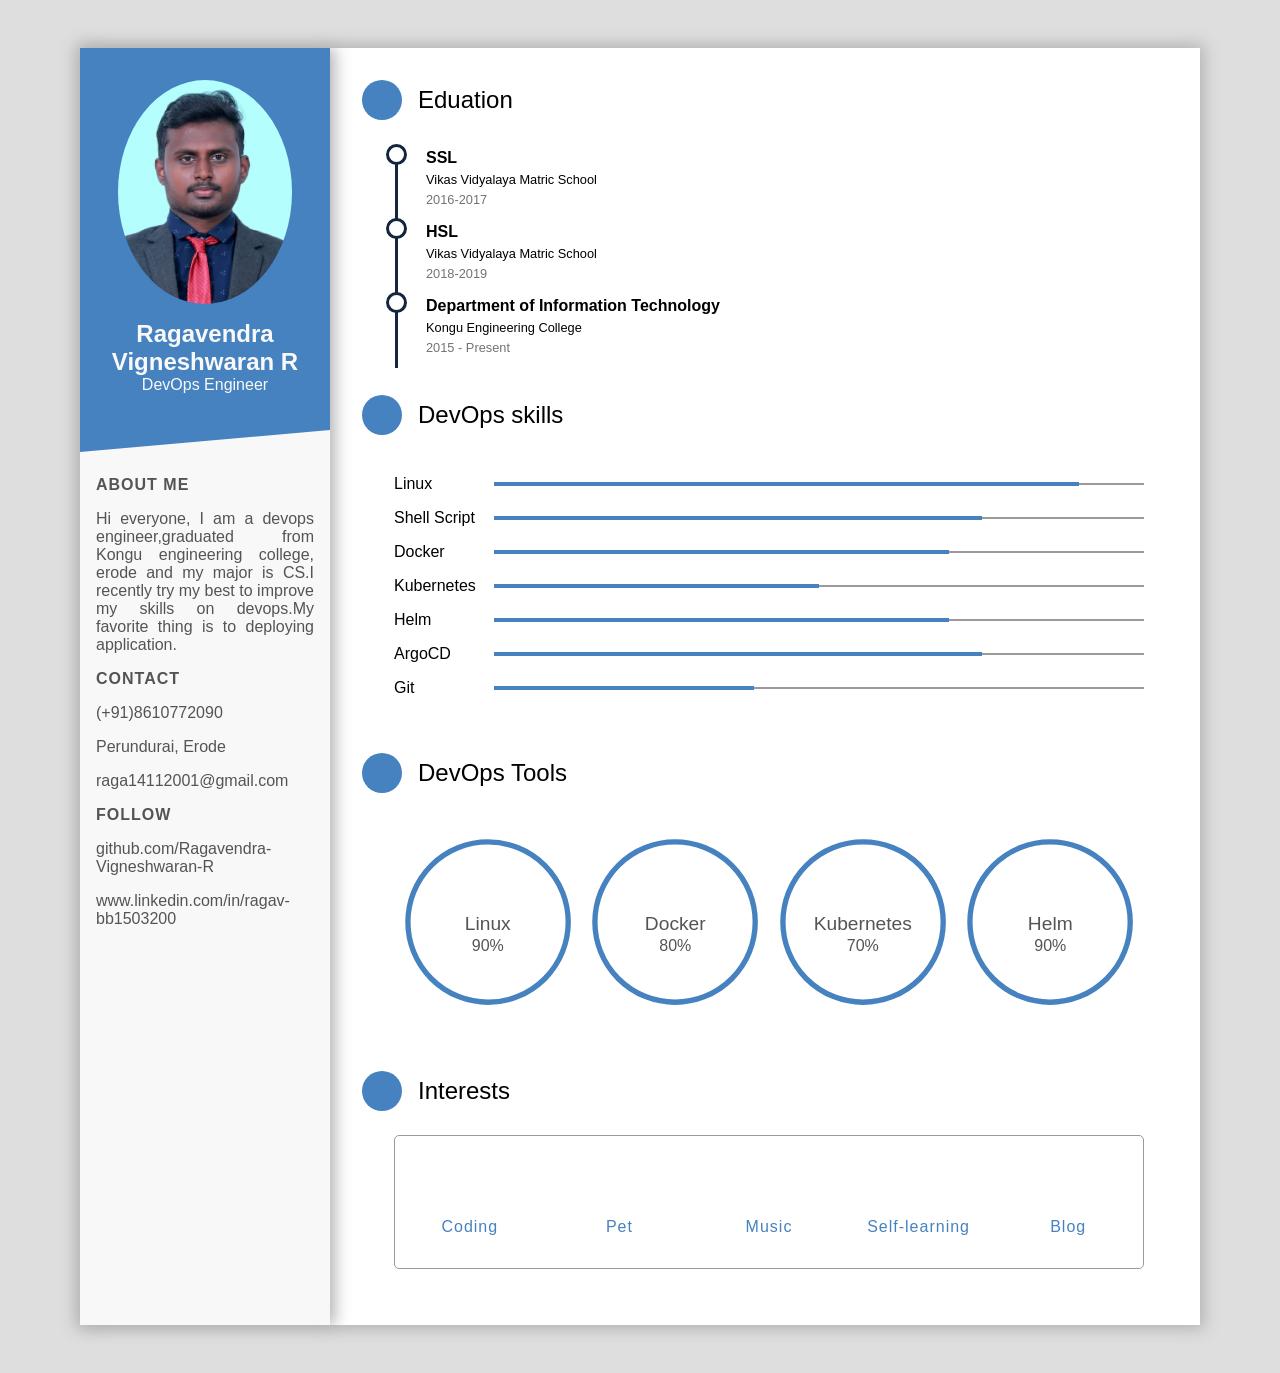
<file: Assignments/Team Leader - Ragavendra Vigneshwaran R/Assignment 1/index.html>
<html>
<head>
	<title>My Resume</title>
	<meta charset="utf-8">
	<meta name="viewport" content="width=device-width, initial-scale=1">
	<link rel="stylesheet" type="text/css" href="css/style.css">
</head>
<body>
	<div class="wrapper">
		<div class="intro">
		  <div class="profile">
			<div class="photo">
			  <img src="image/profile.jpeg">
			</div>
			<div class="bio">
			  <h1 class="name">Ragavendra Vigneshwaran R</h1>
			  <p class="profession">DevOps Engineer</p>
			</div>
		  </div>
		  <div class="intro-section about">
			<h1 class="title">about me</h1>
			<p class="paragraph">
			  Hi everyone, I am a devops engineer,graduated from Kongu engineering college, erode and my major is CS.I recently try my
			  best to improve my skills on devops.My favorite thing is to deploying application.
			</p>
		  </div>
		  <div class="intro-section contact">
			<h1 class="title">Contact</h1>
			<div class="info-section">
			  <i class="fas fa-phone"></i>
			  <span>(+91)8610772090</span>
			</div>
			<div class="info-section">
			  <i class="fas fa-map-marker-alt"></i>
			  <span>Perundurai, Erode</span>
			</div>
			<div class="info-section">
			  <i class="fas fa-paper-plane"></i>
			  <span>raga14112001@gmail.com</span>
			</div>
			<div class="info-section link">
			  <i class="fab fa-facebook"></i>
			  <a target="_blank" rel="author" href="https://www.facebook.com/profile.php?id=100006277752355">
				<span></span>
			  </a>
			</div>
		  </div>
		  <div class="intro-section follow">
			<h1 class="title">Follow</h1>
			<div class="info-section link">
			  <i class="fab fa-github"></i>
			  <a target="_blank" rel="author" href="https://github.com/chih-hsi-chen">
				<span>github.com/Ragavendra-Vigneshwaran-R</span>
			  </a>
			</div>
			<div class="info-section link">
			  <i class="fab fa-codepen"></i>
			  <a target="_blank" rel="author" href="https://codepen.io/chih-hsi-chen">
				<span>www.linkedin.com/in/ragav-bb1503200</span>
			  </a>
			</div>
			<div class="info-section link">
			  <i class="fab fa-medium"></i>
			  <a target="_blank" rel="author" href="https://medium.com/狗奴工程師">
				<span></span>
			  </a>
			</div>
		  </div>
		</div>
		<div class="detail">
		  <div class="detail-section edu">
			<div class="detail-title">
			  <div class="title-icon">
				<i class="fas fa-user-graduate"></i>
			  </div>
			  <span>Eduation</span>
			</div>
			<div class="detail-content">
				<div class="timeline-block">
					<h1>SSL</h1>
					<p>Vikas Vidyalaya Matric School</p>
					<time>2016-2017</time>
				  </div>
			  <div class="timeline-block">
				<h1>HSL</h1>
				<p>Vikas Vidyalaya Matric School</p>
				<time>2018-2019</time>
			  </div>
			  <div class="timeline-block">
				<h1>Department of Information Technology</h1>
				<p>Kongu Engineering College</p>
				<time>2015 - Present</time>
			  </div>
			</div>
		  </div>
		  <div class="detail-section pg-skill">
			<div class="detail-title">
			  <div class="title-icon">
				<i class="fas fa-laptop-code"></i>
			  </div>
			  <span>DevOps skills</span>
			</div>
			<div class="detail-content">
			  <ul class="pg-list">
				<li>
				  <span>Linux</span>
				  <div class="sb-skeleton">
					<div class="skillbar" style="--pgbar-length: 90%"></div>
				  </div>
				</li>
				<li>
				  <span>Shell Script</span>
				  <div class="sb-skeleton">
					<div class="skillbar" style="--pgbar-length: 75%"></div>
				  </div>
				</li>
				<li>
				  <span>Docker</span>
				  <div class="sb-skeleton">
					<div class="skillbar" style="--pgbar-length: 70%"></div>
				  </div>
				</li>
				<li>
				  <span>Kubernetes</span>
				  <div class="sb-skeleton">
					<div class="skillbar" style="--pgbar-length: 50%"></div>
				  </div>
				</li>
				<li>
				  <span>Helm</span>
				  <div class="sb-skeleton">
					<div class="skillbar" style="--pgbar-length: 70%"></div>
				  </div>
				</li>
				<li>
				  <span>ArgoCD</span>
				  <div class="sb-skeleton">
					<div class="skillbar" style="--pgbar-length: 75%"></div>
				  </div>
				</li>
				<li>
				  <span>Git</span>
				  <div class="sb-skeleton">
					<div class="skillbar" style="--pgbar-length: 40%"></div>
				  </div>
				</li>
			  </ul>
			</div>
		  </div>
		  <div class="detail-section tool-skill">
			<div class="detail-title">
			  <div class="title-icon">
				<i class="fas fa-tools"></i>
			  </div>
			  <span>DevOps Tools</span>
			</div>
			<div class="detail-content">
			  <ul class="tool-list">
				<li>
				  <svg viewbox="0 0 100 100">
					<circle cx="50" cy="50" r="45"></circle>
					<circle class="cbar" cx="50" cy="50" r="45" style="--percent: 0.6"></circle>
				  </svg>
				  <span class="tl-name">Linux</span>
				  <span class="tl-exp">90%</span>
				</li>
				<li>
				  <svg viewbox="0 0 100 100">
					<circle cx="50" cy="50" r="45"></circle>
					<circle class="cbar" cx="50" cy="50" r="45" style="--percent: 0.8"></circle>
				  </svg>
				  <span class="tl-name">Docker</span>
				  <span class="tl-exp">80%</span>
				</li>
				<li>
				  <svg viewbox="0 0 100 100">
					<circle cx="50" cy="50" r="45"></circle>
					<circle class="cbar" cx="50" cy="50" r="45" style="--percent: 0.7"></circle>
				  </svg>
				  <span class="tl-name">Kubernetes</span>
				  <span class="tl-exp">70%</span>
				</li>
				<li>
				  <svg viewbox="0 0 100 100">
					<circle cx="50" cy="50" r="45"></circle>
					<circle class="cbar" cx="50" cy="50" r="45" style="--percent: 0.74"></circle>
				  </svg>
				  <span class="tl-name">Helm</span>
				  <span class="tl-exp">90%</span>
				</li>
			  </ul>
			</div>
	  
		  </div>
		  <div class="detail-section interests">
			<div class="detail-title">
			  <div class="title-icon">
				<i class="fas fa-heart"></i>
			  </div>
			  <span>Interests</span>
			</div>
			<div class="detail-content">
			  <div class="outer-frame">
				<ul class="favor-list">
				  <li>
					<i class="fas fa-gamepad"></i>
					<span>Coding</span>
				  </li>
				  <li>
					<i class="fas fa-paw"></i>
					<span>Pet</span>
				  </li>
				  <li>
					<i class="far fa-headphones-alt"></i>
					<span>Music</span>
				  </li>
				  <li>
					<i class="fas fa-book-spells"></i>
					<span>Self-learning</span>
				  </li>
				  <li>
					<i class="fas fa-user-edit"></i>
					<span>Blog</span>
				  </li>
				</ul>
			  </div>
			</div>
		  </div>
		</div>
	  </div>
</body>
</html>
</file>
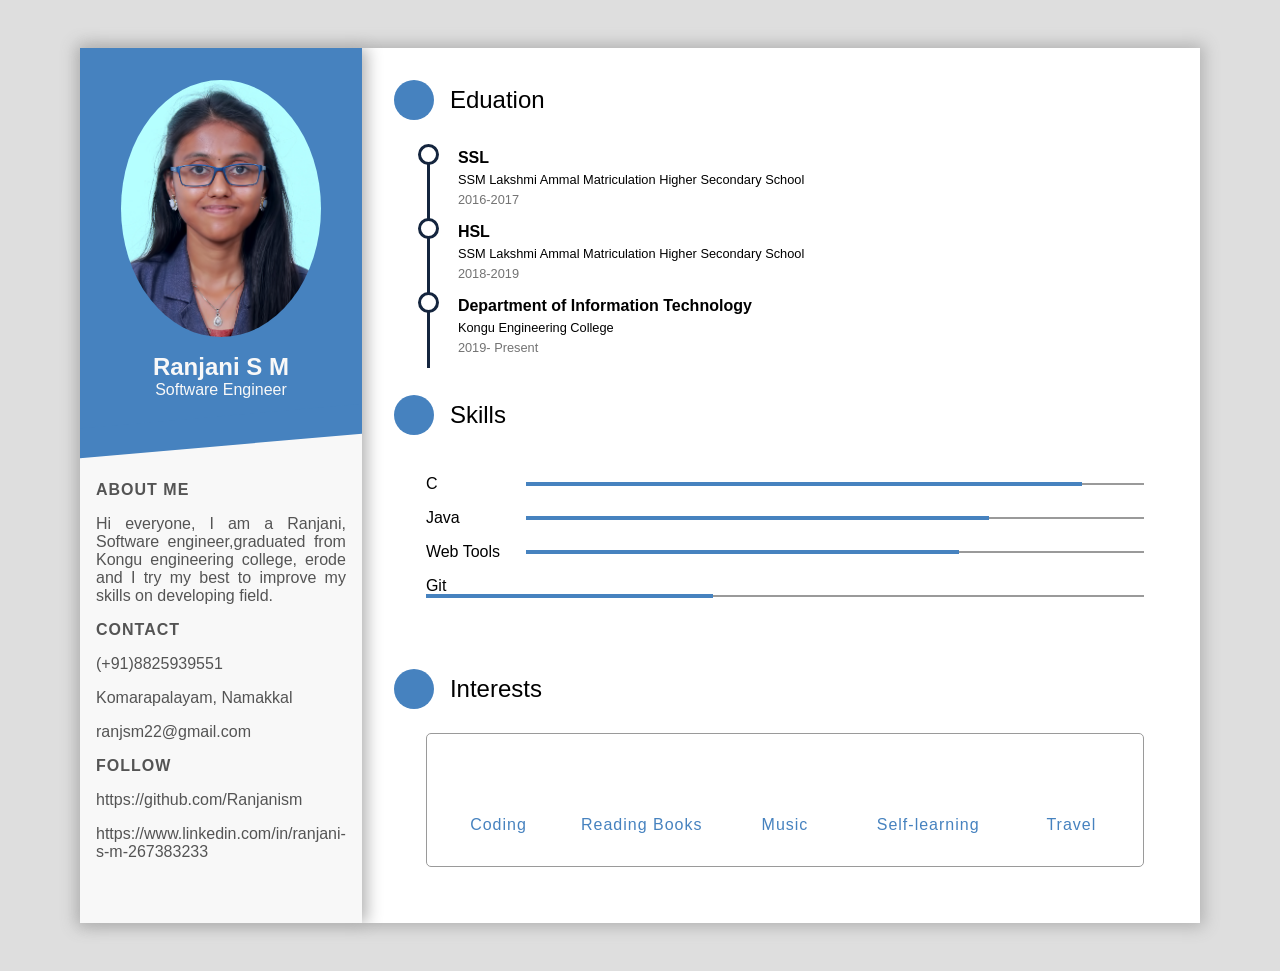
<file: Assignments/Team Member 1 - Ranjani S M/Assignment 1/index.html>
<html>
<head>
	<title>My Resume</title>
	<meta charset="utf-8">
	<meta name="viewport" content="width=device-width, initial-scale=1">
	<link rel="stylesheet" type="text/css" href="css/style.css">
</head>
<body>
	<div class="wrapper">
		<div class="intro">
		  <div class="profile">
			<div class="photo">
			  <img src="image/profile.jpg">
			</div>
			<div class="bio">
			  <h1 class="name">Ranjani S M</h1>
			  <p class="profession">Software Engineer</p>
			</div>
		  </div>
		  <div class="intro-section about">
			<h1 class="title">about me</h1>
			<p class="paragraph">
			  Hi everyone, I am a Ranjani, Software engineer,graduated from Kongu engineering college, erode and I try my
			  best to improve my skills on developing field.
			</p>
		  </div>
		  <div class="intro-section contact">
			<h1 class="title">Contact</h1>
			<div class="info-section">
			  <i class="fas fa-phone"></i>
			  <span>(+91)8825939551</span>
			</div>
			<div class="info-section">
			  <i class="fas fa-map-marker-alt"></i>
			  <span>Komarapalayam, Namakkal</span>
			</div>
			<div class="info-section">
			  <i class="fas fa-paper-plane"></i>
			  <span>ranjsm22@gmail.com</span>
			</div>
			<!-- <div class="info-section link">
			  <i class="fab fa-facebook"></i>
			  <a target="_blank" rel="author" href="https://www.facebook.com/profile.php?id=100006277752355">
				<span></span>
			  </a>
			</div> -->
		  </div>
		  <div class="intro-section follow">
			<h1 class="title">Follow</h1>
			<div class="info-section link">
			  <i class="fab fa-github"></i>
			  <a target="_blank" rel="author" href="https://github.com/Ranjanism">
				<span>https://github.com/Ranjanism</span>
			  </a>
			</div>
			<div class="info-section link">
			  <i class="fab fa-codepen"></i>
			  <a target="_blank" rel="author" href="https://www.linkedin.com/in/ranjani-s-m-267383233">
				<span>https://www.linkedin.com/in/ranjani-s-m-267383233</span>
			  </a>
			</div>
			<!-- <div class="info-section link">
			  <i class="fab fa-medium"></i>
			  <a target="_blank" rel="author" href="https://medium.com/狗奴工程師">
				<span></span>
			  </a>
			</div> -->
		  </div>
		</div>
		<div class="detail">
		  <div class="detail-section edu">
			<div class="detail-title">
			  <div class="title-icon">
				<i class="fas fa-user-graduate"></i>
			  </div>
			  <span>Eduation</span>
			</div>
			<div class="detail-content">
				<div class="timeline-block">
					<h1>SSL</h1>
					<p>SSM Lakshmi Ammal Matriculation Higher Secondary School</p>
					<time>2016-2017</time>
				  </div>
			  <div class="timeline-block">
				<h1>HSL</h1>
				<p>SSM Lakshmi Ammal Matriculation Higher Secondary School</p>
				<time>2018-2019</time>
			  </div>
			  <div class="timeline-block">
				<h1>Department of Information Technology</h1>
				<p>Kongu Engineering College</p>
				<time>2019- Present</time>
			  </div>
			</div>
		  </div>
		  <div class="detail-section pg-skill">
			<div class="detail-title">
			  <div class="title-icon">
				<i class="fas fa-laptop-code"></i>
			  </div>
			  <span>Skills </span>
			</div>
			<div class="detail-content">
			  <ul class="pg-list">
				<li>
				  <span>C</span>
				  <div class="sb-skeleton">
					<div class="skillbar" style="--pgbar-length: 90%"></div>
				  </div>
				</li>
				<li>
				  <span>Java</span>
				  <div class="sb-skeleton">
					<div class="skillbar" style="--pgbar-length: 75%"></div>
				  </div>
				</li>
				<li>
				  <span>Web Tools</span>
				  <div class="sb-skeleton">
					<div class="skillbar" style="--pgbar-length: 70%"></div>
				  </div>
				</li>
				  <span>Git</span>
				  <div class="sb-skeleton">
					<div class="skillbar" style="--pgbar-length: 40%"></div>
				  </div>
				</li>
			  </ul>
			</div>
		  </div>
		  <div class="detail-section tool-skill">
			<!-- <div class="detail-title">
			  <div class="title-icon">
				<i class="fas fa-tools"></i>
			  </div>
			  <span>DevOps Tools</span>
			</div>
			<div class="detail-content">
			  <ul class="tool-list">
				<li>
				  <svg viewbox="0 0 100 100">
					<circle cx="50" cy="50" r="45"></circle>
					<circle class="cbar" cx="50" cy="50" r="45" style="--percent: 0.6"></circle>
				  </svg>
				  <span class="tl-name">Linux</span>
				  <span class="tl-exp">90%</span>
				</li>
				<li>
				  <svg viewbox="0 0 100 100">
					<circle cx="50" cy="50" r="45"></circle>
					<circle class="cbar" cx="50" cy="50" r="45" style="--percent: 0.8"></circle>
				  </svg>
				  <span class="tl-name">Docker</span>
				  <span class="tl-exp">80%</span>
				</li>
				<li>
				  <svg viewbox="0 0 100 100">
					<circle cx="50" cy="50" r="45"></circle>
					<circle class="cbar" cx="50" cy="50" r="45" style="--percent: 0.7"></circle>
				  </svg>
				  <span class="tl-name">Kubernetes</span>
				  <span class="tl-exp">70%</span>
				</li>
				<li>
				  <svg viewbox="0 0 100 100">
					<circle cx="50" cy="50" r="45"></circle>
					<circle class="cbar" cx="50" cy="50" r="45" style="--percent: 0.74"></circle>
				  </svg>
				  <span class="tl-name">Helm</span>
				  <span class="tl-exp">90%</span>
				</li>
			  </ul>
			</div> -->
	  
		  </div>
		  <div class="detail-section interests">
			<div class="detail-title">
			  <div class="title-icon">
				<i class="fas fa-heart"></i>
			  </div>
			  <span>Interests</span>
			</div>
			<div class="detail-content">
			  <div class="outer-frame">
				<ul class="favor-list">
				  <li>
					<i class="fas fa-gamepad"></i>
					<span>Coding</span>
				  </li>
				  <li>
					<i class="fas fa-paw"></i>
					<span>Reading Books</span>
				  </li>
				  <li>
					<i class="far fa-headphones-alt"></i>
					<span>Music</span>
				  </li>
				  <li>
					<i class="fas fa-book-spells"></i>
					<span>Self-learning</span>
				  </li>
				  <li>
					<i class="fas fa-user-edit"></i>
					<span>Travel</span>
				  </li>
				</ul>
			  </div>
			</div>
		  </div>
		</div>
	  </div>
</body>
</html>
</file>
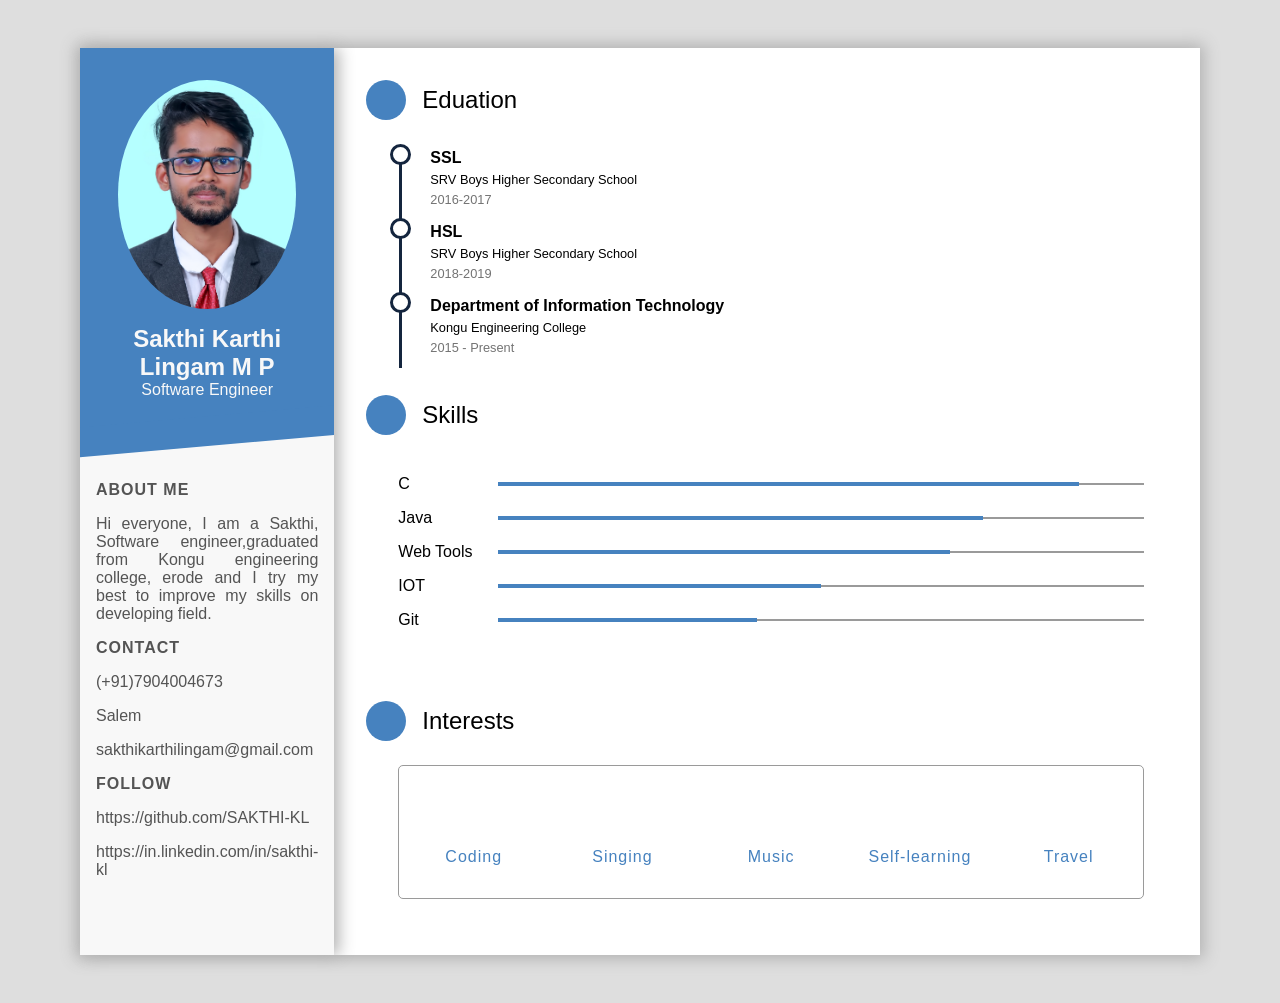
<file: Assignments/Team Member 3 - SakthiKarthi Lingam M P/Assignment 1/index.html>
<html>
<head>
	<title>My Resume</title>
	<meta charset="utf-8">
	<meta name="viewport" content="width=device-width, initial-scale=1">
	<link rel="stylesheet" type="text/css" href="css/style.css">
</head>
<body>
	<div class="wrapper">
		<div class="intro">
		  <div class="profile">
			<div class="photo">
			  <img src="image/profile.jpg">
			</div>
			<div class="bio">
			  <h1 class="name">Sakthi Karthi Lingam M P</h1>
			  <p class="profession">Software Engineer</p>
			</div>
		  </div>
		  <div class="intro-section about">
			<h1 class="title">about me</h1>
			<p class="paragraph">
			  Hi everyone, I am a Sakthi, Software engineer,graduated from Kongu engineering college, erode and I try my
			  best to improve my skills on developing field.
			</p>
		  </div>
		  <div class="intro-section contact">
			<h1 class="title">Contact</h1>
			<div class="info-section">
			  <i class="fas fa-phone"></i>
			  <span>(+91)7904004673</span>
			</div>
			<div class="info-section">
			  <i class="fas fa-map-marker-alt"></i>
			  <span>Salem</span>
			</div>
			<div class="info-section">
			  <i class="fas fa-paper-plane"></i>
			  <span>sakthikarthilingam@gmail.com</span>
			</div>
			<!-- <div class="info-section link">
			  <i class="fab fa-facebook"></i>
			  <a target="_blank" rel="author" href="https://www.facebook.com/profile.php?id=100006277752355">
				<span></span>
			  </a>
			</div> -->
		  </div>
		  <div class="intro-section follow">
			<h1 class="title">Follow</h1>
			<div class="info-section link">
			  <i class="fab fa-github"></i>
			  <a target="_blank" rel="author" href="https://github.com/SAKTHI-KL">
				<span>https://github.com/SAKTHI-KL</span>
			  </a>
			</div>
			<div class="info-section link">
			  <i class="fab fa-codepen"></i>
			  <a target="_blank" rel="author" href="https://in.linkedin.com/in/sakthi-kl">
				<span>https://in.linkedin.com/in/sakthi-kl</span>
			  </a>
			</div>
			<!-- <div class="info-section link">
			  <i class="fab fa-medium"></i>
			  <a target="_blank" rel="author" href="https://medium.com/狗奴工程師">
				<span></span>
			  </a>
			</div> -->
		  </div>
		</div>
		<div class="detail">
		  <div class="detail-section edu">
			<div class="detail-title">
			  <div class="title-icon">
				<i class="fas fa-user-graduate"></i>
			  </div>
			  <span>Eduation</span>
			</div>
			<div class="detail-content">
				<div class="timeline-block">
					<h1>SSL</h1>
					<p>SRV Boys Higher Secondary School</p>
					<time>2016-2017</time>
				  </div>
			  <div class="timeline-block">
				<h1>HSL</h1>
				<p>SRV Boys Higher Secondary School</p>
				<time>2018-2019</time>
			  </div>
			  <div class="timeline-block">
				<h1>Department of Information Technology</h1>
				<p>Kongu Engineering College</p>
				<time>2015 - Present</time>
			  </div>
			</div>
		  </div>
		  <div class="detail-section pg-skill">
			<div class="detail-title">
			  <div class="title-icon">
				<i class="fas fa-laptop-code"></i>
			  </div>
			  <span>Skills </span>
			</div>
			<div class="detail-content">
			  <ul class="pg-list">
				<li>
				  <span>C</span>
				  <div class="sb-skeleton">
					<div class="skillbar" style="--pgbar-length: 90%"></div>
				  </div>
				</li>
				<li>
				  <span>Java</span>
				  <div class="sb-skeleton">
					<div class="skillbar" style="--pgbar-length: 75%"></div>
				  </div>
				</li>
				<li>
				  <span>Web Tools</span>
				  <div class="sb-skeleton">
					<div class="skillbar" style="--pgbar-length: 70%"></div>
				  </div>
				</li>
				<li>
				  <span>IOT</span>
				  <div class="sb-skeleton">
					<div class="skillbar" style="--pgbar-length: 50%"></div>
				  </div>
				</li>
				<li>
				  <span>Git</span>
				  <div class="sb-skeleton">
					<div class="skillbar" style="--pgbar-length: 40%"></div>
				  </div>
				</li>
			  </ul>
			</div>
		  </div>
		  <div class="detail-section tool-skill">
			<!-- <div class="detail-title">
			  <div class="title-icon">
				<i class="fas fa-tools"></i>
			  </div>
			  <span>DevOps Tools</span>
			</div>
			<div class="detail-content">
			  <ul class="tool-list">
				<li>
				  <svg viewbox="0 0 100 100">
					<circle cx="50" cy="50" r="45"></circle>
					<circle class="cbar" cx="50" cy="50" r="45" style="--percent: 0.6"></circle>
				  </svg>
				  <span class="tl-name">Linux</span>
				  <span class="tl-exp">90%</span>
				</li>
				<li>
				  <svg viewbox="0 0 100 100">
					<circle cx="50" cy="50" r="45"></circle>
					<circle class="cbar" cx="50" cy="50" r="45" style="--percent: 0.8"></circle>
				  </svg>
				  <span class="tl-name">Docker</span>
				  <span class="tl-exp">80%</span>
				</li>
				<li>
				  <svg viewbox="0 0 100 100">
					<circle cx="50" cy="50" r="45"></circle>
					<circle class="cbar" cx="50" cy="50" r="45" style="--percent: 0.7"></circle>
				  </svg>
				  <span class="tl-name">Kubernetes</span>
				  <span class="tl-exp">70%</span>
				</li>
				<li>
				  <svg viewbox="0 0 100 100">
					<circle cx="50" cy="50" r="45"></circle>
					<circle class="cbar" cx="50" cy="50" r="45" style="--percent: 0.74"></circle>
				  </svg>
				  <span class="tl-name">Helm</span>
				  <span class="tl-exp">90%</span>
				</li>
			  </ul>
			</div> -->
	  
		  </div>
		  <div class="detail-section interests">
			<div class="detail-title">
			  <div class="title-icon">
				<i class="fas fa-heart"></i>
			  </div>
			  <span>Interests</span>
			</div>
			<div class="detail-content">
			  <div class="outer-frame">
				<ul class="favor-list">
				  <li>
					<i class="fas fa-gamepad"></i>
					<span>Coding</span>
				  </li>
				  <li>
					<i class="fas fa-paw"></i>
					<span>Singing</span>
				  </li>
				  <li>
					<i class="far fa-headphones-alt"></i>
					<span>Music</span>
				  </li>
				  <li>
					<i class="fas fa-book-spells"></i>
					<span>Self-learning</span>
				  </li>
				  <li>
					<i class="fas fa-user-edit"></i>
					<span>Travel</span>
				  </li>
				</ul>
			  </div>
			</div>
		  </div>
		</div>
	  </div>
</body>
</html>
</file>
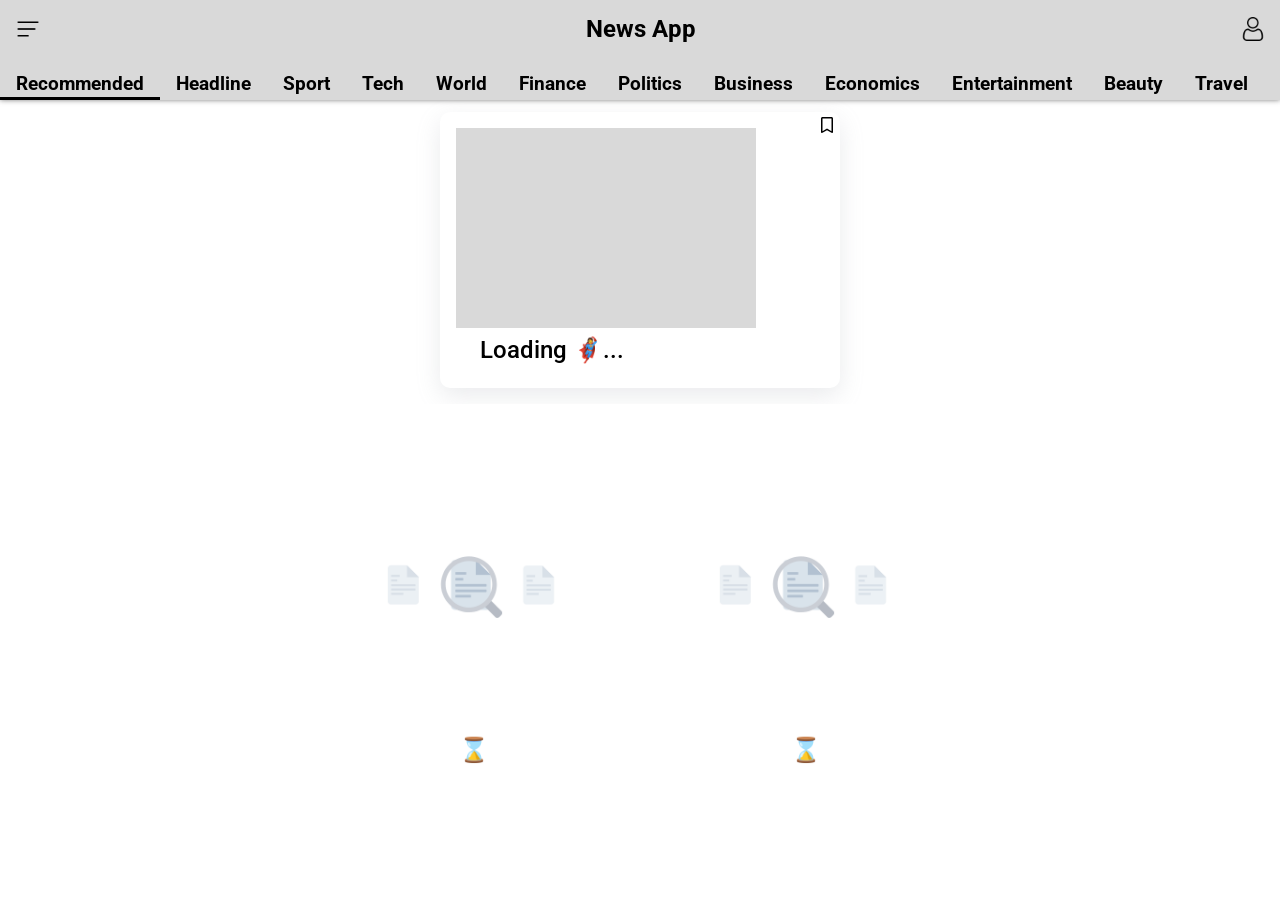
<file: Final Deliverables/frontend/pages/index.html>
<!DOCTYPE html>
<html lang="en">
  <head>
    <meta charset="UTF-8" />
    <meta http-equiv="X-UA-Compatible" content="IE=edge" />
    <meta name="viewport" content="width=device-width, initial-scale=1.0" />
    <link rel="stylesheet" href="../css/index.css" />
    <title>Document</title>
  </head>
  <body>
    <nav id="head_nav">
      <div class="title_container">
        <img id="ham_icon" src="../assets/hamburger 1.svg" alt="ham_icon" />
        <h1 id="app_name">News App</h1>
        <!-- <div class="search_container">
                <input type="text" 
                    id="search_box"
                    placeholder="Search for topics, locations and resources"
                >
            </div> -->
        <img id="user_icon" src="../assets/user 1.svg" alt="user_icon" />
        <div class="profile_div display_none">
          <a class="bookmarked_link" href="./bookmarks.html"
            ><h3 class="bookmarked">Bookmarks</h3></a
          >
          <h3 class="logout">Logout</h3>
        </div>
      </div>
      <div class="menu_container">
        <h3 class="nav_button selected_nav_item">Recommended</h3>
        <h3 class="nav_button">Headline</h3>
        <h3 class="nav_button">Sport</h3>
        <h3 class="nav_button">Tech</h3>
        <h3 class="nav_button">World</h3>
        <h3 class="nav_button">Finance</h3>
        <h3 class="nav_button">Politics</h3>
        <h3 class="nav_button">Business</h3>
        <h3 class="nav_button">Economics</h3>
        <h3 class="nav_button">Entertainment</h3>
        <h3 class="nav_button">Beauty</h3>
        <h3 class="nav_button">Travel</h3>
        <h3 class="nav_button">Music</h3>
        <h3 class="nav_button">Food</h3>
        <h3 class="nav_button">Science</h3>
        <h3 class="nav_button">Cricket</h3>
      </div>
    </nav>

    <section id="home">
      <div class="animation-container none">
        <img src="../assets/saving.gif" alt="">
        <h3>Saving...✅</h3>
      </div>
      <div class="horizontal_content">
        <div class="news_wrapper">
          <img class="bookmark" src="../assets/bookmark-regular.svg" alt="" />
          <a class="news_cont" href="./news.html">
            <div class="img_cont load">
            </div>
            <div class="news_content">
              <h2 class="news_heading">Loading 🦸‍♀️...</h2>
            </div>
          </a>
        </div>
      </div>
      <div class="vertical-wrapper">
        <div class="loading-cont">
          <img src="../assets/newspaper-spinner.gif" alt="">
          <h2>⌛️</h2>
        </div>
      </div>
    </section>
    <script src="../js/main.js"></script>
    <script src="../js/index.js" type="module"></script>
  </body>
</html>
</file>
<file: Assignments/Team Leader - Ragavendra Vigneshwaran R/Assignment 1/css/style.css>
:root {
	--color-gray-light-1: #f8f8f8;
	--color-gray-light-2: #e9e9e9;
	--color-gray-light-3: #dedede;
	--color-gray-dark-1: #545454;
	--color-gray-dark-2: #737373;
	--color-gray-dark-3: #9a9a9a;
	--color-blue-dark-1: #00387f;
	--color-tiffany: #00a6a6;
	--profile-theme: #4682bf;
	--timeline-circle-theme: #14253e;
	
	--pgbar-length: 100%;

	--MATH-PI: 3.1415px;
	--percent: 100;
}

html {
	font-size: 100%;
    font-family: 'PT Sans', sans-serif;


}

* {
	box-sizing: border-box;
}

body {
	margin: 0;
	padding: 3rem 1rem;
	min-height: 100vh;
	background-color: var(--color-gray-light-3);
}

.wrapper {
	margin: 0 auto;
	max-width: 70rem;
	background-color: var(--color-gray-light-2);
	display: flex;
	box-shadow: 0px 0px 15px 4px #b3b3b3;
}

.intro {
	flex: 0 0 250px;
	background-color: var(--color-gray-light-1);
	box-shadow: 5px 0px 15px 0px #b3b3b3;
	z-index: 5;
}
.profile {
	position: relative;
	background-color: var(--profile-theme);
	padding: 2rem 1rem;
	margin-bottom: 50px;
	text-align: center;
	user-select: none;
}
.profile::after {
	content: " ";
	position: absolute;
	left: 0;
	bottom: -15px;
	width: 100%;
	height: 30px;
	background-color: var(--profile-theme);
	transform: skewY(-5deg);
}
.photo img {
	width: 80%;
	border-radius: 50%;
}
.bio .name {
	font-size: 1.5rem;
	text-align: center;
	color: var(--color-gray-light-1);
	margin: 0;
	margin-top: 1rem;
}
.bio .profession {
	font-size: 1rem;
	text-align: center;
	color: var(--color-gray-light-1);
	margin: 0;
}

.intro-section {
	padding: 0 1rem;
	color: var(--color-gray-dark-1);
}
.intro-section .title {
	font-size: 1rem;
	font-weight: bold;
	text-transform: uppercase;
	letter-spacing: 1px;
}
.about .paragraph {
	text-align: justify;
}
.info-section {
	margin: 1rem 0;
}
.info-section span {
	position: relative;
	transition: all 0.3s;
}
.info-section i {
	color: var(--profile-theme);
	width: 20px;
	height: 20px;
}

.link a {
	text-decoration: none;
	color: inherit;
}

.link span::after {
	position: absolute;
	content: '';
	left: 50%;
	bottom: -3px;
	width: 0;
	height: 2px;
	background-color: var(--profile-theme);
	transition: width 0.3s;
	/*transition-timing-function: cubic-bezier(.64,.51,.16,.86);*/
	transition-timing-function: cubic-bezier(.92,.57,.33,1.02);
	transform: translate(-50%, 0);
}

.link span:hover {
	color: var(--profile-theme);
}
.link span:hover::after {
	width: 100%;
}

/* Detail section overall setting*/
.detail {
	flex: 1 0 0;
	background-color: white;
	padding: 2rem;
}
.detail:hover > .detail-section:not(:hover) {
	opacity: 0.3;
}
.detail-section {
	transition: all 0.3s;
}
.detail-section:not(:last-of-type) {
	padding-bottom: 1rem;
}
.detail-title {
	display: flex;
	align-items: center;
}
.detail-section > .detail-content {
	padding: 1.5rem;
	padding-left: 2rem;
	user-select: none;
}
.detail-section.edu > .detail-content {
	padding-left: calc(1.5rem + 10px);
}
.title-icon + span {
	font-size: 1.5rem;
	transition: all 0.3s;
}
.title-icon {
	display: inline-flex;
	justify-content: center;
	align-items: center;
	padding: 1rem;
	margin-right: 1rem;
	width: 2.5rem;
	height: 2.5rem;
	background-color: var(--profile-theme);
	border-radius: 50%;
	transition: all 0.3s;
}
.title-icon i {
	color: white;
	line-height: 1rem;
	font-size: 1rem;
	text-align: center;
}
.detail-section:hover .title-icon {
	transform: scale(1.5);
	margin-right: 1.5rem;
}
.detail-section:hover .title-icon + span {
	letter-spacing: 1.5px;
}

/* time line block in education section */
.timeline-block {
	position: relative;
	padding-left: 30px;
}
.timeline-block:not(:last-of-type) {
	margin-bottom: 1rem;	
}
.timeline-block h1 {
	font-size: 1rem;
	margin: 5px 0;
	transition: all 0.3s;
}
.timeline-block p {
	font-size: 0.8rem;
	margin: 5px 0;
}
.timeline-block time {
	font-size: 0.8rem;
	color: var(--color-gray-dark-2);
}
.timeline-block::before {
	position: absolute;
	content: '';
	width: 15px;
	height: 15px;
	background-color: white;
	border: 3px solid var(--timeline-circle-theme);
	border-radius: 50%;
	left: -10px;
	top: -5px;
}
.timeline-block::after {
	position: absolute;
	content: '';
	width: 3px;
	height: 100%;
	background-color: var(--timeline-circle-theme);
	left: -1px;
	top: 13px;
}
.timeline-block:hover h1 {
	color: var(--color-tiffany);
}
.timeline-block:hover::before {
	animation: circle 1.2s infinite;
}

/* Programming skills section */
.pg-list, .tool-list, .favor-list {
	padding: 0;
	list-style: none;
}
.pg-list > li {	
	margin: 1rem 0;
	display: flex;
	align-items: center;
}
.sb-skeleton {
	position: relative;
	flex: 1 0 auto;
	height: 2px;
	background-color: var(--color-gray-dark-3);
}
.pg-list > li > span {
	flex: 0 0 100px;
}
.sb-skeleton > .skillbar {
	position: absolute;
	left: 0;
	top: -1px;
	width: var(--pgbar-length);
	height: 4px;
	background-color: var(--profile-theme);
}
.tool-list {
	list-style: none;
	display: flex;
	justify-content: space-between;
}
.tool-list > li {
	position: relative;
	text-align: center;
	flex: 0 0 25%;
}
.tool-list > li > svg {
	position: relative;
	fill: transparent;
	width: 95%;
	transform: rotate(-90deg);
}
.tool-list > li > svg > circle {
	stroke-width: 1px;
	stroke: #cdcdcd;
}
.tool-list > li > svg > circle.cbar {
	stroke-width: 3px;
	stroke: var(--profile-theme);
	stroke-linecap: round;
	stroke-dashoffset: 0;
	stroke-dasharray: calc(var(--MATH-PI) * 45 * 2);
	transition: all 0.8s;
	transition-timing-function: cubic-bezier(.64,.51,.16,.86);
}
.tool-list > li:hover > svg > circle.cbar {
	stroke-width: 4px;
	stroke: var(--color-tiffany);
	stroke-dashoffset: calc(var(--MATH-PI) * 45 * 2 * (1 - var(--percent)));
}
.tool-list > li > .tl-name,
.tool-list > li > .tl-exp {
	position: absolute;
	left: 50%;
	color: var(--color-gray-dark-1);
}
.tool-list > li > .tl-name {
	top: 50%;
	font-size: 1.2rem;
	transform: translate(-50%, -50%);
}
.tool-list > li > .tl-exp {	
	top: calc(50% + 1.4rem);
	font-size: 1rem;
	transform: translate(-50%, -50%);
}
/* Interests Section */
.outer-frame {
	border: 1px solid var(--color-gray-dark-3);
	border-radius: 5px;
}
.favor-list {
	display: flex;
	flex-wrap: wrap;
	align-items: center;
	align-content: center;
}
.favor-list > li {
	display: flex;
	flex: 1 0 0;
	align-items: center;
	justify-content: baseline;
	flex-direction: column;
	color: var(--profile-theme);
	padding: 1rem 0;
	transition: all 0.3s;
}
.favor-list > li > i {
	display: inline-flex;
	justify-content: center;
	align-items: center;
	font-size: 40px;
	width: 50px;
	height: 50px;
}
.favor-list > li:hover {
	transform: scale(1.2);
	color: var(--color-tiffany);
}
.favor-list > li > span {
	letter-spacing: 1px;
}

@keyframes circle {
  0% {
    box-shadow: 0 0 0 0px rgba(51, 52, 57, 1);
  }
  100% {
    box-shadow: 0 0 0 6px rgba(51, 52, 57, 0);
  }
}

@media (max-width: 1024px) {
	html {
		font-size: 90%;
	}
	.wrapper {
		flex-direction: column;
	}
	.intro, .detail {
		flex: 0 0 100%;
		box-shadow: none;
	}
	.intro-section {
		padding: 0 2rem;
	}
	.profile {
		margin-bottom: 1rem;
	}
	.profile::after {
		display: none;
	}
	.photo img {
		width: 100px;
		height: 100px;
	}
}

@media (max-width: 768px) {
	html {
		font-size: 80%;
	}
	.tool-list {
		flex-wrap: wrap;
	}
	.tool-list > li {
		flex: 0 0 33.33%;
	}
	.favor-list > li {
		flex: 0 0 33.3333%;
	}
}
@media (max-width: 500px) {
	html {
		font-size: 70%;
	}
}
</file>
<file: Assignments/Team Member 1 - Ranjani S M/Assignment 1/css/style.css>
:root {
	--color-gray-light-1: #f8f8f8;
	--color-gray-light-2: #e9e9e9;
	--color-gray-light-3: #dedede;
	--color-gray-dark-1: #545454;
	--color-gray-dark-2: #737373;
	--color-gray-dark-3: #9a9a9a;
	--color-blue-dark-1: #00387f;
	--color-tiffany: #00a6a6;
	--profile-theme: #4682bf;
	--timeline-circle-theme: #14253e;
	
	--pgbar-length: 100%;

	--MATH-PI: 3.1415px;
	--percent: 100;
}

html {
	font-size: 100%;
    font-family: 'PT Sans', sans-serif;


}

* {
	box-sizing: border-box;
}

body {
	margin: 0;
	padding: 3rem 1rem;
	min-height: 100vh;
	background-color: var(--color-gray-light-3);
}

.wrapper {
	margin: 0 auto;
	max-width: 70rem;
	background-color: var(--color-gray-light-2);
	display: flex;
	box-shadow: 0px 0px 15px 4px #b3b3b3;
}

.intro {
	flex: 0 0 250px;
	background-color: var(--color-gray-light-1);
	box-shadow: 5px 0px 15px 0px #b3b3b3;
	z-index: 5;
}
.profile {
	position: relative;
	background-color: var(--profile-theme);
	padding: 2rem 1rem;
	margin-bottom: 50px;
	text-align: center;
	user-select: none;
}
.profile::after {
	content: " ";
	position: absolute;
	left: 0;
	bottom: -15px;
	width: 100%;
	height: 30px;
	background-color: var(--profile-theme);
	transform: skewY(-5deg);
}
.photo img {
	width: 80%;
	border-radius: 50%;
}
.bio .name {
	font-size: 1.5rem;
	text-align: center;
	color: var(--color-gray-light-1);
	margin: 0;
	margin-top: 1rem;
}
.bio .profession {
	font-size: 1rem;
	text-align: center;
	color: var(--color-gray-light-1);
	margin: 0;
}

.intro-section {
	padding: 0 1rem;
	color: var(--color-gray-dark-1);
}
.intro-section .title {
	font-size: 1rem;
	font-weight: bold;
	text-transform: uppercase;
	letter-spacing: 1px;
}
.about .paragraph {
	text-align: justify;
}
.info-section {
	margin: 1rem 0;
}
.info-section span {
	position: relative;
	transition: all 0.3s;
}
.info-section i {
	color: var(--profile-theme);
	width: 20px;
	height: 20px;
}

.link a {
	text-decoration: none;
	color: inherit;
}

.link span::after {
	position: absolute;
	content: '';
	left: 50%;
	bottom: -3px;
	width: 0;
	height: 2px;
	background-color: var(--profile-theme);
	transition: width 0.3s;
	/*transition-timing-function: cubic-bezier(.64,.51,.16,.86);*/
	transition-timing-function: cubic-bezier(.92,.57,.33,1.02);
	transform: translate(-50%, 0);
}

.link span:hover {
	color: var(--profile-theme);
}
.link span:hover::after {
	width: 100%;
}

/* Detail section overall setting*/
.detail {
	flex: 1 0 0;
	background-color: white;
	padding: 2rem;
}
.detail:hover > .detail-section:not(:hover) {
	opacity: 0.3;
}
.detail-section {
	transition: all 0.3s;
}
.detail-section:not(:last-of-type) {
	padding-bottom: 1rem;
}
.detail-title {
	display: flex;
	align-items: center;
}
.detail-section > .detail-content {
	padding: 1.5rem;
	padding-left: 2rem;
	user-select: none;
}
.detail-section.edu > .detail-content {
	padding-left: calc(1.5rem + 10px);
}
.title-icon + span {
	font-size: 1.5rem;
	transition: all 0.3s;
}
.title-icon {
	display: inline-flex;
	justify-content: center;
	align-items: center;
	padding: 1rem;
	margin-right: 1rem;
	width: 2.5rem;
	height: 2.5rem;
	background-color: var(--profile-theme);
	border-radius: 50%;
	transition: all 0.3s;
}
.title-icon i {
	color: white;
	line-height: 1rem;
	font-size: 1rem;
	text-align: center;
}
.detail-section:hover .title-icon {
	transform: scale(1.5);
	margin-right: 1.5rem;
}
.detail-section:hover .title-icon + span {
	letter-spacing: 1.5px;
}

/* time line block in education section */
.timeline-block {
	position: relative;
	padding-left: 30px;
}
.timeline-block:not(:last-of-type) {
	margin-bottom: 1rem;	
}
.timeline-block h1 {
	font-size: 1rem;
	margin: 5px 0;
	transition: all 0.3s;
}
.timeline-block p {
	font-size: 0.8rem;
	margin: 5px 0;
}
.timeline-block time {
	font-size: 0.8rem;
	color: var(--color-gray-dark-2);
}
.timeline-block::before {
	position: absolute;
	content: '';
	width: 15px;
	height: 15px;
	background-color: white;
	border: 3px solid var(--timeline-circle-theme);
	border-radius: 50%;
	left: -10px;
	top: -5px;
}
.timeline-block::after {
	position: absolute;
	content: '';
	width: 3px;
	height: 100%;
	background-color: var(--timeline-circle-theme);
	left: -1px;
	top: 13px;
}
.timeline-block:hover h1 {
	color: var(--color-tiffany);
}
.timeline-block:hover::before {
	animation: circle 1.2s infinite;
}

/* Programming skills section */
.pg-list, .tool-list, .favor-list {
	padding: 0;
	list-style: none;
}
.pg-list > li {	
	margin: 1rem 0;
	display: flex;
	align-items: center;
}
.sb-skeleton {
	position: relative;
	flex: 1 0 auto;
	height: 2px;
	background-color: var(--color-gray-dark-3);
}
.pg-list > li > span {
	flex: 0 0 100px;
}
.sb-skeleton > .skillbar {
	position: absolute;
	left: 0;
	top: -1px;
	width: var(--pgbar-length);
	height: 4px;
	background-color: var(--profile-theme);
}
.tool-list {
	list-style: none;
	display: flex;
	justify-content: space-between;
}
.tool-list > li {
	position: relative;
	text-align: center;
	flex: 0 0 25%;
}
.tool-list > li > svg {
	position: relative;
	fill: transparent;
	width: 95%;
	transform: rotate(-90deg);
}
.tool-list > li > svg > circle {
	stroke-width: 1px;
	stroke: #cdcdcd;
}
.tool-list > li > svg > circle.cbar {
	stroke-width: 3px;
	stroke: var(--profile-theme);
	stroke-linecap: round;
	stroke-dashoffset: 0;
	stroke-dasharray: calc(var(--MATH-PI) * 45 * 2);
	transition: all 0.8s;
	transition-timing-function: cubic-bezier(.64,.51,.16,.86);
}
.tool-list > li:hover > svg > circle.cbar {
	stroke-width: 4px;
	stroke: var(--color-tiffany);
	stroke-dashoffset: calc(var(--MATH-PI) * 45 * 2 * (1 - var(--percent)));
}
.tool-list > li > .tl-name,
.tool-list > li > .tl-exp {
	position: absolute;
	left: 50%;
	color: var(--color-gray-dark-1);
}
.tool-list > li > .tl-name {
	top: 50%;
	font-size: 1.2rem;
	transform: translate(-50%, -50%);
}
.tool-list > li > .tl-exp {	
	top: calc(50% + 1.4rem);
	font-size: 1rem;
	transform: translate(-50%, -50%);
}
/* Interests Section */
.outer-frame {
	border: 1px solid var(--color-gray-dark-3);
	border-radius: 5px;
}
.favor-list {
	display: flex;
	flex-wrap: wrap;
	align-items: center;
	align-content: center;
}
.favor-list > li {
	display: flex;
	flex: 1 0 0;
	align-items: center;
	justify-content: baseline;
	flex-direction: column;
	color: var(--profile-theme);
	padding: 1rem 0;
	transition: all 0.3s;
}
.favor-list > li > i {
	display: inline-flex;
	justify-content: center;
	align-items: center;
	font-size: 40px;
	width: 50px;
	height: 50px;
}
.favor-list > li:hover {
	transform: scale(1.2);
	color: var(--color-tiffany);
}
.favor-list > li > span {
	letter-spacing: 1px;
}

@keyframes circle {
  0% {
    box-shadow: 0 0 0 0px rgba(51, 52, 57, 1);
  }
  100% {
    box-shadow: 0 0 0 6px rgba(51, 52, 57, 0);
  }
}

@media (max-width: 1024px) {
	html {
		font-size: 90%;
	}
	.wrapper {
		flex-direction: column;
	}
	.intro, .detail {
		flex: 0 0 100%;
		box-shadow: none;
	}
	.intro-section {
		padding: 0 2rem;
	}
	.profile {
		margin-bottom: 1rem;
	}
	.profile::after {
		display: none;
	}
	.photo img {
		width: 100px;
		height: 100px;
	}
}

@media (max-width: 768px) {
	html {
		font-size: 80%;
	}
	.tool-list {
		flex-wrap: wrap;
	}
	.tool-list > li {
		flex: 0 0 33.33%;
	}
	.favor-list > li {
		flex: 0 0 33.3333%;
	}
}
@media (max-width: 500px) {
	html {
		font-size: 70%;
	}
}
</file>
<file: Assignments/Team Member 3 - SakthiKarthi Lingam M P/Assignment 1/css/style.css>
:root {
	--color-gray-light-1: #f8f8f8;
	--color-gray-light-2: #e9e9e9;
	--color-gray-light-3: #dedede;
	--color-gray-dark-1: #545454;
	--color-gray-dark-2: #737373;
	--color-gray-dark-3: #9a9a9a;
	--color-blue-dark-1: #00387f;
	--color-tiffany: #00a6a6;
	--profile-theme: #4682bf;
	--timeline-circle-theme: #14253e;
	
	--pgbar-length: 100%;

	--MATH-PI: 3.1415px;
	--percent: 100;
}

html {
	font-size: 100%;
    font-family: 'PT Sans', sans-serif;


}

* {
	box-sizing: border-box;
}

body {
	margin: 0;
	padding: 3rem 1rem;
	min-height: 100vh;
	background-color: var(--color-gray-light-3);
}

.wrapper {
	margin: 0 auto;
	max-width: 70rem;
	background-color: var(--color-gray-light-2);
	display: flex;
	box-shadow: 0px 0px 15px 4px #b3b3b3;
}

.intro {
	flex: 0 0 250px;
	background-color: var(--color-gray-light-1);
	box-shadow: 5px 0px 15px 0px #b3b3b3;
	z-index: 5;
}
.profile {
	position: relative;
	background-color: var(--profile-theme);
	padding: 2rem 1rem;
	margin-bottom: 50px;
	text-align: center;
	user-select: none;
}
.profile::after {
	content: " ";
	position: absolute;
	left: 0;
	bottom: -15px;
	width: 100%;
	height: 30px;
	background-color: var(--profile-theme);
	transform: skewY(-5deg);
}
.photo img {
	width: 80%;
	border-radius: 50%;
}
.bio .name {
	font-size: 1.5rem;
	text-align: center;
	color: var(--color-gray-light-1);
	margin: 0;
	margin-top: 1rem;
}
.bio .profession {
	font-size: 1rem;
	text-align: center;
	color: var(--color-gray-light-1);
	margin: 0;
}

.intro-section {
	padding: 0 1rem;
	color: var(--color-gray-dark-1);
}
.intro-section .title {
	font-size: 1rem;
	font-weight: bold;
	text-transform: uppercase;
	letter-spacing: 1px;
}
.about .paragraph {
	text-align: justify;
}
.info-section {
	margin: 1rem 0;
}
.info-section span {
	position: relative;
	transition: all 0.3s;
}
.info-section i {
	color: var(--profile-theme);
	width: 20px;
	height: 20px;
}

.link a {
	text-decoration: none;
	color: inherit;
}

.link span::after {
	position: absolute;
	content: '';
	left: 50%;
	bottom: -3px;
	width: 0;
	height: 2px;
	background-color: var(--profile-theme);
	transition: width 0.3s;
	/*transition-timing-function: cubic-bezier(.64,.51,.16,.86);*/
	transition-timing-function: cubic-bezier(.92,.57,.33,1.02);
	transform: translate(-50%, 0);
}

.link span:hover {
	color: var(--profile-theme);
}
.link span:hover::after {
	width: 100%;
}

/* Detail section overall setting*/
.detail {
	flex: 1 0 0;
	background-color: white;
	padding: 2rem;
}
.detail:hover > .detail-section:not(:hover) {
	opacity: 0.3;
}
.detail-section {
	transition: all 0.3s;
}
.detail-section:not(:last-of-type) {
	padding-bottom: 1rem;
}
.detail-title {
	display: flex;
	align-items: center;
}
.detail-section > .detail-content {
	padding: 1.5rem;
	padding-left: 2rem;
	user-select: none;
}
.detail-section.edu > .detail-content {
	padding-left: calc(1.5rem + 10px);
}
.title-icon + span {
	font-size: 1.5rem;
	transition: all 0.3s;
}
.title-icon {
	display: inline-flex;
	justify-content: center;
	align-items: center;
	padding: 1rem;
	margin-right: 1rem;
	width: 2.5rem;
	height: 2.5rem;
	background-color: var(--profile-theme);
	border-radius: 50%;
	transition: all 0.3s;
}
.title-icon i {
	color: white;
	line-height: 1rem;
	font-size: 1rem;
	text-align: center;
}
.detail-section:hover .title-icon {
	transform: scale(1.5);
	margin-right: 1.5rem;
}
.detail-section:hover .title-icon + span {
	letter-spacing: 1.5px;
}

/* time line block in education section */
.timeline-block {
	position: relative;
	padding-left: 30px;
}
.timeline-block:not(:last-of-type) {
	margin-bottom: 1rem;	
}
.timeline-block h1 {
	font-size: 1rem;
	margin: 5px 0;
	transition: all 0.3s;
}
.timeline-block p {
	font-size: 0.8rem;
	margin: 5px 0;
}
.timeline-block time {
	font-size: 0.8rem;
	color: var(--color-gray-dark-2);
}
.timeline-block::before {
	position: absolute;
	content: '';
	width: 15px;
	height: 15px;
	background-color: white;
	border: 3px solid var(--timeline-circle-theme);
	border-radius: 50%;
	left: -10px;
	top: -5px;
}
.timeline-block::after {
	position: absolute;
	content: '';
	width: 3px;
	height: 100%;
	background-color: var(--timeline-circle-theme);
	left: -1px;
	top: 13px;
}
.timeline-block:hover h1 {
	color: var(--color-tiffany);
}
.timeline-block:hover::before {
	animation: circle 1.2s infinite;
}

/* Programming skills section */
.pg-list, .tool-list, .favor-list {
	padding: 0;
	list-style: none;
}
.pg-list > li {	
	margin: 1rem 0;
	display: flex;
	align-items: center;
}
.sb-skeleton {
	position: relative;
	flex: 1 0 auto;
	height: 2px;
	background-color: var(--color-gray-dark-3);
}
.pg-list > li > span {
	flex: 0 0 100px;
}
.sb-skeleton > .skillbar {
	position: absolute;
	left: 0;
	top: -1px;
	width: var(--pgbar-length);
	height: 4px;
	background-color: var(--profile-theme);
}
.tool-list {
	list-style: none;
	display: flex;
	justify-content: space-between;
}
.tool-list > li {
	position: relative;
	text-align: center;
	flex: 0 0 25%;
}
.tool-list > li > svg {
	position: relative;
	fill: transparent;
	width: 95%;
	transform: rotate(-90deg);
}
.tool-list > li > svg > circle {
	stroke-width: 1px;
	stroke: #cdcdcd;
}
.tool-list > li > svg > circle.cbar {
	stroke-width: 3px;
	stroke: var(--profile-theme);
	stroke-linecap: round;
	stroke-dashoffset: 0;
	stroke-dasharray: calc(var(--MATH-PI) * 45 * 2);
	transition: all 0.8s;
	transition-timing-function: cubic-bezier(.64,.51,.16,.86);
}
.tool-list > li:hover > svg > circle.cbar {
	stroke-width: 4px;
	stroke: var(--color-tiffany);
	stroke-dashoffset: calc(var(--MATH-PI) * 45 * 2 * (1 - var(--percent)));
}
.tool-list > li > .tl-name,
.tool-list > li > .tl-exp {
	position: absolute;
	left: 50%;
	color: var(--color-gray-dark-1);
}
.tool-list > li > .tl-name {
	top: 50%;
	font-size: 1.2rem;
	transform: translate(-50%, -50%);
}
.tool-list > li > .tl-exp {	
	top: calc(50% + 1.4rem);
	font-size: 1rem;
	transform: translate(-50%, -50%);
}
/* Interests Section */
.outer-frame {
	border: 1px solid var(--color-gray-dark-3);
	border-radius: 5px;
}
.favor-list {
	display: flex;
	flex-wrap: wrap;
	align-items: center;
	align-content: center;
}
.favor-list > li {
	display: flex;
	flex: 1 0 0;
	align-items: center;
	justify-content: baseline;
	flex-direction: column;
	color: var(--profile-theme);
	padding: 1rem 0;
	transition: all 0.3s;
}
.favor-list > li > i {
	display: inline-flex;
	justify-content: center;
	align-items: center;
	font-size: 40px;
	width: 50px;
	height: 50px;
}
.favor-list > li:hover {
	transform: scale(1.2);
	color: var(--color-tiffany);
}
.favor-list > li > span {
	letter-spacing: 1px;
}

@keyframes circle {
  0% {
    box-shadow: 0 0 0 0px rgba(51, 52, 57, 1);
  }
  100% {
    box-shadow: 0 0 0 6px rgba(51, 52, 57, 0);
  }
}

@media (max-width: 1024px) {
	html {
		font-size: 90%;
	}
	.wrapper {
		flex-direction: column;
	}
	.intro, .detail {
		flex: 0 0 100%;
		box-shadow: none;
	}
	.intro-section {
		padding: 0 2rem;
	}
	.profile {
		margin-bottom: 1rem;
	}
	.profile::after {
		display: none;
	}
	.photo img {
		width: 100px;
		height: 100px;
	}
}

@media (max-width: 768px) {
	html {
		font-size: 80%;
	}
	.tool-list {
		flex-wrap: wrap;
	}
	.tool-list > li {
		flex: 0 0 33.33%;
	}
	.favor-list > li {
		flex: 0 0 33.3333%;
	}
}
@media (max-width: 500px) {
	html {
		font-size: 70%;
	}
}
</file>
<file: Final Deliverables/frontend/css/index.css>
@import url('https://fonts.googleapis.com/css2?family=Roboto:wght@100;300&display=swap');

* {
    padding: 0;
    margin: 0;
    box-sizing: border-box;
    font-family: 'Roboto', sans-serif;
}
body {
    display: flex;
    flex-direction: column;
    overflow-x: hidden;
    /* background-image: url("../assets/pexels-cottonbro-3944418\ 1.png");
    background-repeat: none;
    background-size: cover; */
}

nav {
    display: flex;
    flex-direction: column;
    justify-content: space-between;
    align-items: center;
    margin: auto;
    min-width: 100%;
    box-shadow: 0 0 5px rgba(35, 35, 35, 0.584);
    /* padding: 1rem; */
    background-color: #d9d9d9;
    height: 100px;
    position: fixed;
    z-index: 999;
}

.title_container {
    display: flex;
    justify-content: space-between;
    align-items: center;
    width: 100%;
    margin: auto;
}

.search_container {
    display: flex;
    justify-content: space-between;
    padding: 5px;
}

.menu_container {
    display: flex;
    width: 100vw;
    justify-content: space-between;
    overflow-x: auto;
    overflow-y: hidden;
}
.menu_container::-webkit-scrollbar {
  height: 2.5px;
}

/* Track */
.menu_container::-webkit-scrollbar-track {
  background: transparent;
  border-radius: 5px;
}

/* Handle */
.menu_container::-webkit-scrollbar-thumb {
  background: rgba(128, 128, 128, 0.37);
}

/* Handle on hover */

.menu_container h3 {
    cursor: pointer;
    padding: 1rem 1rem 0.1rem 1rem;
}
.selected_nav_item {
    border-bottom: solid 3px black;
}

#ham_icon {
    padding: 1rem;
}
#user_icon {
    padding: 1rem;
    cursor: pointer;
}
.profile_div {
    display: flex;
    flex-direction: column;
    position: absolute;
    top: 50px;
    right: 0;
    box-shadow: 0 0 3px black;
    border-radius: 3px;
    background-color: rgb(232, 232, 232);
}
.bookmarked_link {
    border-radius: 3px;
    padding: 0.4rem 2rem;
    cursor: pointer;
    text-decoration: none;
    color: inherit;
}
.logout, .bookmarked_link {
    border-radius: 3px;
    padding: 0.4rem 2rem;
    cursor: pointer;
}
.logout:hover, .bookmarked_link:hover {
    background-color: rgb(255, 255, 255);
}

#home {
    display: flex;
    flex-direction: column;
    justify-content: flex-start;
    align-items: center;
    width: 100%;
    padding: 0 1rem;
}

.news_wrapper {
    position: relative;
    display: flex;
    box-shadow: rgba(149, 157, 165, 0.2) 0px 8px 24px;
    transition: 0.5s ease;
    border-radius: 10px;
    padding: 1rem;
    margin-bottom: 1rem;
    max-width: 800px;
}

.vertical-wrapper{
    display: flex;
    flex-wrap: wrap;
    justify-content: space-evenly;
    align-items: center;
}

.news_cont {
    display: flex;
    text-decoration: none;
    color: inherit;
}
.news_wrapper:hover {
    box-shadow: rgba(17, 17, 26, 0.1) 0px 1px 0px, rgba(17, 17, 26, 0.1) 0px 8px 24px, rgba(17, 17, 26, 0.1) 0px 16px 48px;
}

.news_thumbnail {
    border-radius: 5px;
    width: 300px;
    height: auto;
}
.news_content {
    padding-left: 1.5rem;
    min-width: 300px;
}
.news_content h2 {
    padding-top: 0.5rem;
    padding-bottom: 0.5rem;
    font-weight: 500;
}

.news_content h3{
    font-weight: 300;
}

.news-footer{
    margin-top: 1.5rem;
    display: flex;
    justify-content: space-between;
    flex-wrap: wrap;
    align-items: flex-start;
}

.horizontal_content {
    display: flex;
    padding: 1rem;
    margin: 1rem 0;
    max-width: 100%;
    margin-top: 6rem;
    overflow-x: auto;
}

.horizontal_content>div {
    position: relative;
    display: flex;
    padding: 1rem;
    margin: 0 1rem;
}
.horizontal_content .news_cont{
    display: flex;
    flex-direction: column;
}
.bookmark {
    position: absolute;
    right: 5px;
    top: 5px;
    height: 1rem;
    width: 1rem;
    cursor: pointer;
}

.display_none {
    display: none;
}

.horizontal_content::-webkit-scrollbar {
    height: 2.5px;
  }
  
  /* Track */
  .horizontal_content::-webkit-scrollbar-track {
    background: transparent;
    border-radius: 5px;
  }
  
  /* Handle */
  .horizontal_content::-webkit-scrollbar-thumb {
    background: rgba(128, 128, 128, 0.37);
  }

  .horizontal_content .news_wrapper{
    width: 400px;
  }
.img_cont{
    width: 300px;
    height: 200px;
    overflow: hidden;
    content: "";
}

.load{
    background-color: #d9d9d9;
}

.loading-cont{
    display: flex;
    justify-content: center;
    align-items: center;
    flex-direction: column;
    padding: 1rem;
}

.loading-cont img{
    width: 300px;
    height: auto;
}

.animation-container{
    position: fixed;
    height: 100%;
    width: 100%;
    display: flex;
    justify-content: center;
    align-items: center;
    flex-direction: column;
    background-color: #d7d7d780;
    z-index: 9999;
}
.animation-container img{
    border-radius: 100%;
}

.none{
    display: none;
}

@media (min-width:810px){
    .vertical-wrapper .news_wrapper{
        min-width: 800px;
    }
}
</file>
